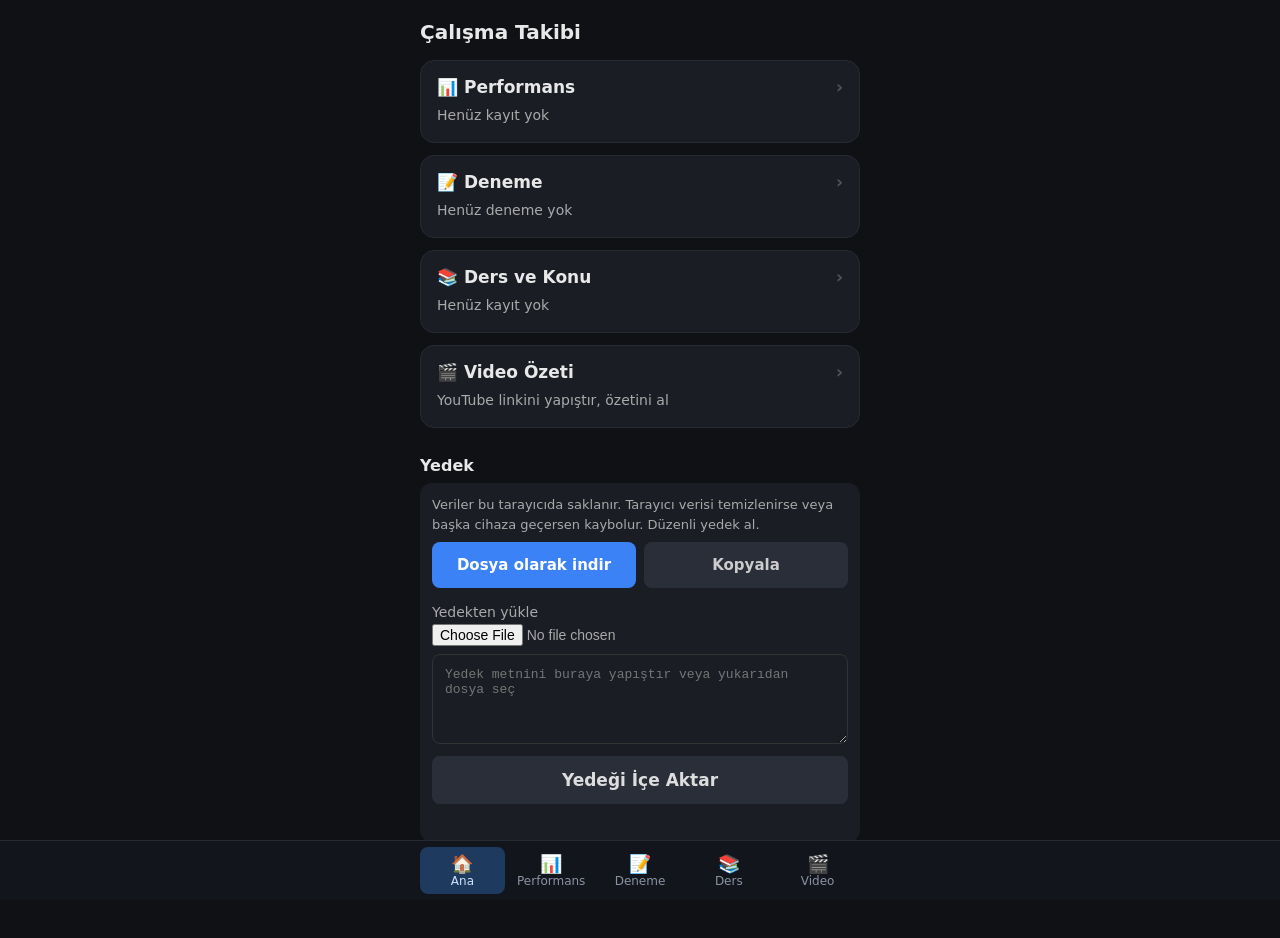
<file: index.html>
<!DOCTYPE html>
<html lang="tr">
<head>
<meta charset="UTF-8">
<meta name="viewport" content="width=device-width, initial-scale=1, viewport-fit=cover">
<meta name="apple-mobile-web-app-capable" content="yes">
<meta name="apple-mobile-web-app-title" content="Takip">
<title>Çalışma Takibi</title>
<link rel="stylesheet" href="ortak.css">
<style>
  .kart {
    display: block; margin-top: 12px; padding: 16px; text-decoration: none; color: inherit;
    background: var(--card); border: 1px solid var(--line); border-radius: 14px;
  }
  .kart:active { background: #20242d; }
  .kart .b { display: flex; justify-content: space-between; align-items: center; font-size: 17px; font-weight: 600; }
  .kart .b span:last-child { color: #555; }
  .kart .a { margin-top: 8px; font-size: 14px; color: #aaa; line-height: 1.5; }
  .kart .a b { color: #fff; }
  .yedek p { margin: 0 0 8px; font-size: 13px; color: #aaa; line-height: 1.5; }
  .yedek .btns { margin-top: 8px; }
  .yedek .btns button { flex: 1; }
</style>
</head>
<body>
<div class="card">
  <h1>Çalışma Takibi</h1>

  <a class="kart" href="page1.html">
    <div class="b"><span>📊 Performans</span><span>›</span></div>
    <div class="a" id="o1"></div>
  </a>
  <a class="kart" href="page2.html">
    <div class="b"><span>📝 Deneme</span><span>›</span></div>
    <div class="a" id="o2"></div>
  </a>
  <a class="kart" href="page3.html">
    <div class="b"><span>📚 Ders ve Konu</span><span>›</span></div>
    <div class="a" id="o3"></div>
  </a>

  <a class="kart" href="page4.html">
    <div class="b"><span>🎬 Video Özeti</span><span>›</span></div>
    <div class="a" id="o4"></div>
  </a>

  <h2>Yedek</h2>
  <div class="panel yedek">
    <p>Veriler bu tarayıcıda saklanır. Tarayıcı verisi temizlenirse veya başka cihaza geçersen kaybolur. Düzenli yedek al.</p>
    <div class="btns">
      <button class="mavi" id="indir">Dosya olarak indir</button>
      <button class="gri" id="kopyala">Kopyala</button>
    </div>

    <label for="dosya" style="margin-top:16px">Yedekten yükle</label>
    <input id="dosya" type="file" accept=".json,application/json" style="font-size:14px;color:#aaa">
    <textarea id="yedekMetin" placeholder="Yedek metnini buraya yapıştır veya yukarıdan dosya seç" style="margin-top:8px"></textarea>
    <button class="ana" id="yukle" style="margin-top:8px;background:#2a2e38;color:#ddd">Yedeği İçe Aktar</button>
    <div id="durum" class="durum"></div>
  </div>
</div>

<script src="ortak.js"></script>
<script>
  navCiz('index');

  function ozet() {
    const P = perfOku(), D = diziOku(ANAHTAR.deneme), S = diziOku(ANAHTAR.ders);

    // performans
    if (P.length) {
      const son7 = P.slice(-7);
      const ort = Math.round(son7.reduce((a, k) => a + k.sonuc, 0) / son7.length);
      $('o1').innerHTML = `Son sonuç: <b>${P[P.length - 1].sonuc}</b> · son ${son7.length} kayıt ort. <b>${ort}</b><br>` +
        `Hafta ${Math.floor((P.length - 1) / 7) + 1} · ${P.length} kayıt`;
    } else $('o1').textContent = 'Henüz kayıt yok';

    // deneme
    const net = t => { const x = D.filter(k => k.tur === t); return x.length ? x[x.length - 1].net : null; };
    const tn = net('TYT'), an = net('AYT');
    $('o2').innerHTML = D.length
      ? `Son TYT net: <b>${tn == null ? '—' : Number(tn.toFixed(2))}</b> · son AYT net: <b>${an == null ? '—' : Number(an.toFixed(2))}</b><br>${D.length} deneme`
      : 'Henüz deneme yok';

    // ders / konu
    if (S.length) {
      const son = S[S.length - 1].gun || 1;
      const gunDk = S.filter(k => k.gun === son).reduce((a, k) => a + (k.dk || 0), 0);
      const top = S.reduce((a, k) => a + (k.dk || 0), 0);
      $('o3').innerHTML = `Gün ${son}: <b>${fmtSure(gunDk)}</b> · toplam <b>${fmtSure(top)}</b><br>Son konu: ${esc(S[S.length - 1].ders)} · ${esc(S[S.length - 1].konu)}`;
    } else $('o3').textContent = 'Henüz kayıt yok';

    // video özetleri
    const O = diziOku(ANAHTAR.ozet);
    $('o4').innerHTML = O.length
      ? `<b>${O.length}</b> özet<br>Son: ${esc(O[O.length - 1].baslik)}`
      : 'YouTube linkini yapıştır, özetini al';
  }

  // ---- Yedek ----
  function yedekMetni() {
    return JSON.stringify({
      surum: 1,
      perf: perfOku(),
      deneme: diziOku(ANAHTAR.deneme),
      ders: diziOku(ANAHTAR.ders),
      ozet: diziOku(ANAHTAR.ozet)
    }, null, 1);
  }

  $('indir').addEventListener('click', () => {
    const blob = new Blob([yedekMetni()], { type: 'application/json' });
    const a = document.createElement('a');
    a.href = URL.createObjectURL(blob);
    a.download = 'takip-yedek.json';
    document.body.appendChild(a);
    a.click();
    a.remove();
    $('durum').textContent = 'Yedek dosyası indirildi';
  });

  $('kopyala').addEventListener('click', async () => {
    const m = yedekMetni();
    $('yedekMetin').value = m;
    try {
      await navigator.clipboard.writeText(m);
      $('durum').textContent = 'Yedek panoya kopyalandı (kutuda da duruyor)';
    } catch (e) {
      $('yedekMetin').select();
      $('durum').textContent = 'Kutudaki metni elle kopyala';
    }
  });

  $('dosya').addEventListener('change', e => {
    const f = e.target.files[0];
    if (!f) return;
    const r = new FileReader();
    r.onload = () => { $('yedekMetin').value = r.result; $('durum').textContent = 'Dosya okundu, İçe Aktar\'a bas'; };
    r.readAsText(f);
  });

  $('yukle').addEventListener('click', () => {
    let d;
    try { d = JSON.parse($('yedekMetin').value); } catch (e) { $('durum').textContent = 'Geçersiz yedek metni'; return; }
    if (!d || !Array.isArray(d.perf) || !Array.isArray(d.deneme) || !Array.isArray(d.ders)) {
      $('durum').textContent = 'Yedek biçimi hatalı'; return;
    }
    const temiz = a => a.filter(k => k && typeof k === 'object');
    const p = temiz(d.perf), de = temiz(d.deneme), ds = temiz(d.ders);
    const oz = Array.isArray(d.ozet) ? temiz(d.ozet) : null; // eski yedeklerde olmayabilir
    if (!confirm('Mevcut veriler silinip yedektekiler yüklenecek.\nPerformans: ' + p.length + ', Deneme: ' + de.length + ', Ders: ' + ds.length + ' kayıt.\nDevam edilsin mi?')) return;
    yaz(ANAHTAR.perf, p);
    yaz(ANAHTAR.deneme, de);
    yaz(ANAHTAR.ders, ds);
    if (oz) yaz(ANAHTAR.ozet, oz);
    $('durum').textContent = 'Yedek yüklendi';
    ozet();
  });

  ozet();
</script>
</body>
</html>
</file>
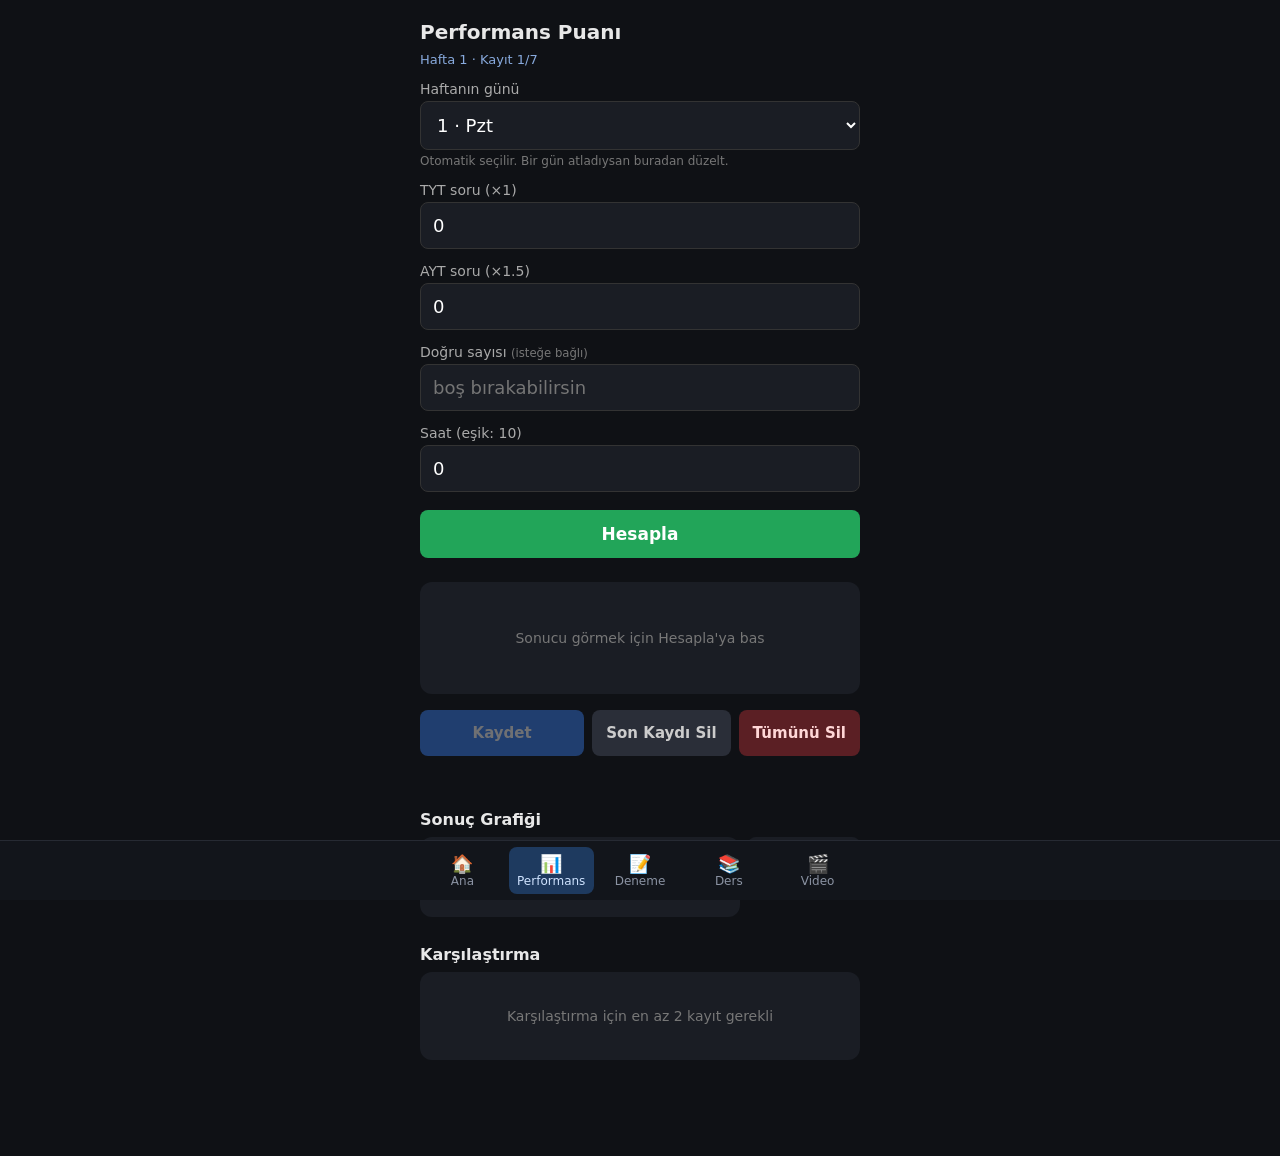
<file: page1.html>
<!DOCTYPE html>
<html lang="tr">
<head>
<meta charset="UTF-8">
<meta name="viewport" content="width=device-width, initial-scale=1, viewport-fit=cover">
<title>Performans</title>
<link rel="stylesheet" href="ortak.css">
<style>
  .row { display: flex; justify-content: space-between; margin-top: 8px; font-size: 14px; color: #aaa; }
  .row b { color: #fff; }
  .result { margin-top: 24px; padding: 20px; text-align: center; background: var(--card); border-radius: 12px; }
  .bekle { padding: 28px 8px; color: #777; font-size: 14px; }
  .soz {
    min-height: 44px; margin-bottom: 8px;
    display: flex; align-items: center; justify-content: center;
    font-size: 15px; line-height: 1.4; font-style: italic; color: #cfd6e4;
  }
  .yazar { margin-bottom: 16px; font-size: 13px; color: #8a94a8; }
  .big { font-size: 64px; font-weight: 700; line-height: 1; }
  .pct { margin-top: 8px; color: #aaa; font-size: 16px; }
  .bar { height: 8px; background: #2a2e38; border-radius: 4px; margin-top: 14px; overflow: hidden; }
  .fill { height: 100%; width: 0; transition: width .2s, background .2s; }
  .wrap { display: flex; gap: 8px; align-items: flex-start; }
  .wrap .chart { flex: 1; min-width: 0; }
  .liste {
    width: 112px; max-height: 260px; overflow-y: auto;
    background: var(--card); border-radius: 12px; padding: 8px; font-size: 13px;
  }
  .lh { color: #888; font-size: 12px; margin-bottom: 6px; }
  .li, .lw { display: flex; justify-content: space-between; padding: 3px 0; }
  .li span { color: #aaa; }
  .lw { margin: 4px 0; padding: 5px 6px; border-radius: 6px; background: #1e3a5f; color: #cfe3ff; font-weight: 600; font-size: 12px; }
  .lk { margin-top: 6px; color: #777; font-size: 12px; text-align: center; }
  .ipucu { font-size: 12px; color: #777; margin-top: 4px; }
  .modal {
    position: fixed; inset: 0; display: none; align-items: center; justify-content: center;
    background: rgba(0,0,0,.65); padding: 20px; z-index: 10;
  }
  .modal.acik { display: flex; }
  .kutu { width: 100%; max-width: 340px; padding: 22px; background: var(--card); border: 1px solid #5b1f24; border-radius: 14px; text-align: center; }
  .kutu .ikon { font-size: 36px; }
  .kutu h3 { margin: 8px 0 6px; font-size: 18px; color: #ff8a8a; }
  .kutu p { margin: 0 0 18px; font-size: 14px; color: #bbb; line-height: 1.4; }
  .kutu .btns { margin-top: 0; }
  .kutu button { flex: 1; }
  #onayla { background: #d33; color: #fff; }
</style>
</head>
<body>
<div class="card">
  <h1>Performans Puanı</h1>
  <div id="gunbilgi" style="font-size:13px;color:#8ad;margin:-8px 0 8px"></div>

  <label for="gun">Haftanın günü</label>
  <select id="gun"></select>
  <div class="ipucu">Otomatik seçilir. Bir gün atladıysan buradan düzelt.</div>

  <label for="tyt" id="tytl">TYT soru (×1)</label>
  <input id="tyt" type="number" min="0" step="1" value="0" inputmode="numeric">

  <label for="ayt">AYT soru (×1.5)</label>
  <input id="ayt" type="number" min="0" step="1" value="0" inputmode="numeric">

  <label for="dogru">Doğru sayısı <small>(isteğe bağlı)</small></label>
  <input id="dogru" type="number" min="0" step="1" value="" placeholder="boş bırakabilirsin" inputmode="numeric">

  <label for="saat">Saat (eşik: 10)</label>
  <input id="saat" type="number" min="0" step="0.25" value="0" inputmode="decimal">

  <button id="hesapla" class="ana">Hesapla</button>

  <div id="satirlar" style="display:none">
    <div class="row"><span>efektif soru (eşik: 200)</span><b id="es">0</b></div>
    <div class="row"><span>puan1 (soru)</span><b id="p1">0.00</b></div>
    <div class="row"><span>puan2 (saat)</span><b id="p2">0.00</b></div>
    <div class="row" id="dkSatir" style="display:none"><span>doğruluk · çarpan</span><b id="dk"></b></div>
  </div>

  <div class="result">
    <div class="bekle" id="bekle">Sonucu görmek için Hesapla'ya bas</div>
    <div id="icerik" style="display:none">
      <div class="soz" id="soz"></div>
      <div class="yazar" id="yazar"></div>
      <div class="big" id="sonuc">0</div>
      <div class="pct" id="yuzde">%0.0</div>
      <div class="bar"><div class="fill" id="fill"></div></div>
    </div>
  </div>

  <div class="btns">
    <button id="kaydet" class="mavi" disabled>Kaydet</button>
    <button id="sil" class="gri">Son Kaydı Sil</button>
    <button id="temizle" class="kirmizi">Tümünü Sil</button>
  </div>
  <div id="durum" class="durum"></div>

  <h2>Sonuç Grafiği</h2>
  <div class="wrap">
    <div class="chart" id="chart"></div>
    <div class="liste" id="liste"></div>
  </div>

  <h2>Karşılaştırma</h2>
  <div class="kars" id="kars"></div>
</div>

<div class="modal" id="modal">
  <div class="kutu">
    <div class="ikon">⚠️</div>
    <h3>Tüm performans kayıtları silinecek</h3>
    <p>Bütün sonuçlar, grafik ve haftalık ortalamalar kalıcı olarak silinecek. Deneme ve ders kayıtlarına dokunulmaz. Bu işlem geri alınamaz.</p>
    <div class="btns">
      <button id="iptal" class="gri">Vazgeç</button>
      <button id="onayla">Evet, Sil</button>
    </div>
  </div>
</div>

<script src="ortak.js"></script>
<script>
  navCiz('p1');

  const MAX_SONUC = 13;
  const K = ANAHTAR.perf;

  // Soru katsayıları: AYT sorusu daha zor olduğu için daha çok sayılır
  // efektif soru = TYT × tytK + AYT × AYT_KATSAYI  (eşik: 200)
  const TYT_KATSAYI = 1;
  const AYT_KATSAYI = 1.5;
  const TYT_HAFTASONU = 1.5;   // haftanın 6. ve 7. günü
  const DOGRU_HEDEF = 0.7;     // doğruluk bu oranda ise çarpan 1; üstü bonus, altı kesinti

  const GUNLER = ['1 · Pzt', '2 · Sal', '3 · Çar', '4 · Per', '5 · Cum', '6 · Cmt (hafta sonu)', '7 · Paz (hafta sonu)'];

  const tytEl = $('tyt'), aytEl = $('ayt'), saatEl = $('saat'), dogruEl = $('dogru'), gunEl = $('gun');
  const durumEl = $('durum'), kaydetBtn = $('kaydet'), modalEl = $('modal');
  gunEl.innerHTML = GUNLER.map((g, i) => `<option value="${i + 1}">${g}</option>`).join('');

  // Yüzdeyi 0-13 puana çevirir: 0-4.99 -> 0, 5-14.99 -> 1, ... 95-104.99 -> 10 ... 125+ -> 13
  function yuzdeToPuan(yuzde) {
    return Math.min(MAX_SONUC, Math.floor(yuzde / 10 + 0.5));
  }

  // ---- Motivasyon: bilim insanlarından sözler (sonuca göre tek söz) ----
  const SOZLER = {
    0: [
      { q: `Bana bir dayanak noktası verin, dünyayı yerinden oynatayım.`, a: `Arşimet` },
      { q: `Şans, hazırlıklı zihne gülümser.`, a: `Louis Pasteur` },
      { q: `Deha yüzde bir ilham, yüzde doksan dokuz terdir.`, a: `Thomas Edison` },
      { q: `Çalış. Bitir. Yayımla.`, a: `Michael Faraday` },
      { q: `Hayat bisiklete binmek gibidir; dengeni korumak için hareket etmelisin.`, a: `Albert Einstein` },
      { q: `Hayat hiçbirimiz için kolay değil. Ama ne olmuş? Sebat etmeli ve her şeyden önce kendimize güvenmeliyiz.`, a: `Marie Curie` }
    ],
    1: [
      { q: `Hedefime ulaşmamı sağlayan sırrı söyleyeyim: gücüm yalnızca azmimdedir.`, a: `Louis Pasteur` },
      { q: `Yapılmış olanı kimse fark etmez; yalnızca yapılacak olanı görürüz.`, a: `Marie Curie` },
      { q: `Sonuç mu? Bir sürü sonuç aldım! İşe yaramayan birkaç bin şey öğrendim.`, a: `Thomas Edison` },
      { q: `Bahsettiğin şeyi ölçüp sayılarla ifade edebiliyorsan, onun hakkında bir şey biliyorsun demektir.`, a: `Lord Kelvin` },
      { q: `Dildeki en tehlikeli cümle şudur: "Hep böyle yaptık."`, a: `Grace Hopper` },
      { q: `Doğa kandırılamaz.`, a: `Richard Feynman` }
    ],
    2: [
      { q: `Önemli olan sorgulamayı bırakmamaktır.`, a: `Albert Einstein` },
      { q: `Bilim, bir bilgi yığınından çok bir düşünme biçimidir.`, a: `Carl Sagan` },
      { q: `Hayal gücü bilgiden daha önemlidir.`, a: `Albert Einstein` },
      { q: `Cevapları yanlış olabilecek olmaktansa, bilmeden yaşamayı çok daha ilginç buluyorum.`, a: `Richard Feynman` },
      { q: `Hayat ne kadar zor görünürse görünsün, yapıp başarabileceğin bir şey her zaman vardır.`, a: `Stephen Hawking` }
    ],
    3: [
      { q: `Daha uzağı görebildiysem, devlerin omuzlarında durduğum içindir.`, a: `Isaac Newton` },
      { q: `Kendimi, önünde keşfedilmemiş koca bir hakikat okyanusu uzanırken kıyıda çakıl toplayan bir çocuk gibi görüyorum.`, a: `Isaac Newton` },
      { q: `Ayaklarına değil, yıldızlara bakmayı unutma.`, a: `Stephen Hawking` },
      { q: `Şimdi onların; ama asıl uğruna çalıştığım gelecek benim.`, a: `Nikola Tesla` },
      { q: `Başarılı bir insan olmaya çalışma, değerli bir insan olmaya çalış.`, a: `Albert Einstein` }
    ]
  };

  function tierBul(s) {
    if (s <= 2) return 0;
    if (s <= 5) return 1;
    if (s <= 8) return 2;
    return 3;
  }

  const kuyruk = {}, sonSoz = {};

  function karistir(a) {
    for (let i = a.length - 1; i > 0; i--) {
      const j = Math.floor(Math.random() * (i + 1));
      [a[i], a[j]] = [a[j], a[i]];
    }
    return a;
  }

  // havuz bitmeden aynı söz gelmez; yeni turda hemen önceki söz tekrar etmez
  function sozSec(key) {
    if (!kuyruk[key] || !kuyruk[key].length) {
      kuyruk[key] = karistir(SOZLER[key].slice());
      const son = kuyruk[key].length - 1;
      if (sonSoz[key] && kuyruk[key][son].q === sonSoz[key].q && son > 0) {
        [kuyruk[key][son], kuyruk[key][0]] = [kuyruk[key][0], kuyruk[key][son]];
      }
    }
    sonSoz[key] = kuyruk[key].pop();
    return sonSoz[key];
  }

  function sozGuncelle(sonuc) {
    const s = sozSec(tierBul(sonuc));
    $('soz').textContent = '“' + s.q + '”';
    $('yazar').textContent = '— ' + s.a;
  }

  // ---- Durum ----
  let guncel = null;
  let hesaplandi = false;

  // sıradaki kaydın otomatik günü (kayıt sırasına göre)
  function gunOto() {
    gunEl.value = String(perfOku().length % 7 + 1);
    etiketGuncelle();
  }

  function etiketGuncelle() {
    const hs = parseInt(gunEl.value, 10) >= 6;
    $('tytl').textContent = 'TYT soru (×' + (hs ? TYT_HAFTASONU : TYT_KATSAYI) + (hs ? ', hafta sonu' : '') + ')';
  }

  // girişler değişince sonuç gizlenir, tekrar Hesapla'ya basmak gerekir
  function sifirla() {
    hesaplandi = false;
    $('icerik').style.display = 'none';
    $('satirlar').style.display = 'none';
    $('bekle').style.display = '';
    kaydetBtn.disabled = true;
  }

  // yüzde = sqrt(soru oranı × saat oranı) × 100 × doğruluk çarpanı (varsa)
  // eşiklerde (200 efektif soru, 10 saat) yüzde = 100 -> sonuç 10
  function hesapla() {
    const tyt = clamp(tytEl.value, 0, Infinity);
    const ayt = clamp(aytEl.value, 0, Infinity);
    const gun = parseInt(gunEl.value, 10) || 1;
    const haftasonu = gun >= 6;
    const tytK = haftasonu ? TYT_HAFTASONU : TYT_KATSAYI;
    const soru = tyt * tytK + ayt * AYT_KATSAYI; // efektif soru
    const saat = clamp(saatEl.value, 0, Infinity);

    // doğru sayısı isteğe bağlı: boşsa çarpan 1
    const ham = tyt + ayt;
    let dogru = null, faktor = 1;
    if (dogruEl.value.trim() !== '') {
      dogru = Math.min(clamp(dogruEl.value, 0, Infinity), ham);
      if (ham > 0) faktor = clamp(dogru / ham / DOGRU_HEDEF, 0.6, 1.15);
    }

    const puan1 = soru / 200 * 10;
    const puan2 = saat / 10 * 10;
    const yuzde = Math.sqrt(puan1 * puan2 / 100) * 100 * faktor;
    const sonuc = yuzdeToPuan(yuzde);

    guncel = { soru, tyt, ayt, saat, yuzde, sonuc, gun, haftasonu, dogru };

    $('es').textContent = Number(soru.toFixed(1)) + ' (TYT ' + tyt + '×' + tytK + ' + AYT ' + ayt + '×' + AYT_KATSAYI + ')';
    $('p1').textContent = puan1.toFixed(2);
    $('p2').textContent = puan2.toFixed(2);
    const dkSatir = $('dkSatir');
    if (dogru !== null && ham > 0) {
      dkSatir.style.display = '';
      $('dk').textContent = '%' + (dogru / ham * 100).toFixed(0) + ' · ×' + faktor.toFixed(2);
    } else {
      dkSatir.style.display = 'none';
    }
    $('yuzde').textContent = '%' + yuzde.toFixed(1);
    $('sonuc').textContent = sonuc;
    sozGuncelle(sonuc);

    hesaplandi = true;
    $('bekle').style.display = 'none';
    $('icerik').style.display = '';
    $('satirlar').style.display = '';
    kaydetBtn.disabled = false;

    const fill = $('fill');
    fill.style.width = Math.min(100, yuzde) + '%'; // %100'de tam dolu
    fill.style.background = `hsl(${Math.min(100, yuzde) * 1.2}, 70%, 50%)`;
  }

  // ---- Kayıt (tarihten bağımsız, sıralı liste) ----
  function kaydet() {
    if (!hesaplandi || !guncel) return;
    const liste = perfOku();
    liste.push({
      sonuc: guncel.sonuc, soru: guncel.soru, tyt: guncel.tyt, ayt: guncel.ayt,
      saat: guncel.saat, gun: guncel.gun, haftasonu: guncel.haftasonu, dogru: guncel.dogru
    });
    yaz(K, liste);
    // çift kaydı önle: yeniden Hesapla'ya basana kadar Kaydet kapalı
    hesaplandi = false;
    kaydetBtn.disabled = true;
    durumEl.textContent = 'Kaydedildi: #' + liste.length + ' → ' + guncel.sonuc;
    gunOto();
    ciz();
  }

  function sonuncuyuSil() {
    const liste = perfOku();
    if (!liste.length) return;
    liste.pop();
    yaz(K, liste);
    durumEl.textContent = 'Son kayıt silindi';
    sifirla();
    gunOto();
    ciz();
  }

  function temizle() {
    if (!perfOku().length) { durumEl.textContent = 'Silinecek kayıt yok'; return; }
    modalEl.classList.add('acik');
  }

  function tumunuSil() {
    kaldir(K);
    modalEl.classList.remove('acik');
    durumEl.textContent = 'Tüm performans kayıtları silindi';
    sifirla();
    gunOto();
    ciz();
  }

  // ---- Sağdaki liste + haftalık ortalama (her 7 kayıt) ----
  function listeCiz(liste) {
    const el = $('liste');
    if (!liste.length) { el.innerHTML = ''; return; }
    let h = '<div class="lh">Sonuçlar</div>';
    liste.forEach((k, i) => {
      h += `<div class="li"><span>#${i + 1}</span><b>${k.sonuc}</b></div>`;
      if ((i + 1) % 7 === 0) {
        const hafta = liste.slice(i - 6, i + 1);
        const ort = Math.round(hafta.reduce((a, x) => a + x.sonuc, 0) / 7);
        h += `<div class="lw"><span>Hafta ${(i + 1) / 7} ort.</span><b>${ort}</b></div>`;
      }
    });
    const kalan = liste.length % 7;
    if (kalan) h += `<div class="lk">${kalan}/7</div>`;
    el.innerHTML = h;
  }

  // ---- Karşılaştırmalar (hafta = 7 kayıt) ----
  function karsilastirCiz(liste) {
    const el = $('kars');
    const n = liste.length;
    if (n < 2) { el.innerHTML = '<div class="bos">Karşılaştırma için en az 2 kayıt gerekli</div>'; return; }

    // yalnızca değeri olan kayıtların ortalaması (eski kayıtlarda alan olmayabilir)
    const ort = (a, f) => {
      const x = a.map(f).filter(v => typeof v === 'number' && !isNaN(v));
      return x.length ? x.reduce((t, v) => t + v, 0) / x.length : null;
    };
    const stat = a => ({
      sonuc: ort(a, k => k.sonuc),
      soru: ort(a, k => k.soru),
      saat: ort(a, k => k.saat),
      dogruluk: ort(a, k => (k.dogru != null && (k.tyt + k.ayt) > 0) ? 100 * k.dogru / (k.tyt + k.ayt) : null),
      gun: a.length
    });
    const f1 = v => v == null ? '—' : v.toFixed(1);

    const cw = Math.floor((n - 1) / 7);
    const cur = stat(liste.slice(cw * 7, n));
    const prev = cw > 0 ? stat(liste.slice((cw - 1) * 7, cw * 7)) : null;

    const satir = (ad, key, fmt, dec) =>
      `<tr><td>${ad}</td><td>${fmt(cur[key])}</td>` +
      (prev ? `<td>${fmt(prev[key])}</td><td>${farkHtml(cur[key], prev[key], dec)}</td>` : '<td>—</td><td></td>') + '</tr>';
    const yuv = v => v == null ? '—' : String(Math.round(v));

    let h = `<table><tr><th></th><th>Bu hafta (${cur.gun}/7)</th><th>Geçen</th><th>Fark</th></tr>` +
      satir('Haftalık sonuç (tam sayı)', 'sonuc', yuv, 0) +
      satir('Günlük ort. sonuç', 'sonuc', f1, 1) +
      satir('Günlük ort. efektif soru', 'soru', f1, 1) +
      satir('Günlük ort. saat', 'saat', f1, 1) +
      ((cur.dogruluk != null || (prev && prev.dogruluk != null)) ? satir('Ort. doğruluk %', 'dogruluk', f1, 1) : '') +
      '</table>';

    const son = liste[n - 1].sonuc, onceki = liste[n - 2].sonuc;
    const genel = ort(liste, k => k.sonuc);
    const en = Math.max(...liste.map(k => k.sonuc));
    const enIdx = liste.findIndex(k => k.sonuc === en) + 1;
    h += `<div class="alt">` +
      `Son kayıt: <b>${son}</b> (önceki ${onceki}) ${farkHtml(son, onceki)}<br>` +
      `Genel ortalama: <b>${genel.toFixed(1)}</b> · son kayıt ortalamaya göre ${farkHtml(son, genel)}<br>` +
      `En iyi gün: <b>${en}</b> (#${enIdx})</div>`;
    el.innerHTML = h;
  }

  function ciz() {
    const liste = perfOku();
    listeCiz(liste);
    cizgiGrafik($('chart'), liste.map(k => k.sonuc), { max: MAX_SONUC, adim: 1, etAdim: 5, fmt: v => v });
    karsilastirCiz(liste);
    $('gunbilgi').textContent = 'Hafta ' + (Math.floor(liste.length / 7) + 1) + ' · Kayıt ' + (liste.length % 7 + 1) + '/7';
  }

  // ---- Olaylar ----
  [tytEl, aytEl, saatEl, dogruEl].forEach(el => {
    el.addEventListener('input', sifirla);
    el.addEventListener('keydown', e => { if (e.key === 'Enter') hesapla(); });
  });
  gunEl.addEventListener('change', () => { etiketGuncelle(); sifirla(); });
  $('hesapla').addEventListener('click', hesapla);
  kaydetBtn.addEventListener('click', kaydet);
  $('sil').addEventListener('click', sonuncuyuSil);
  $('temizle').addEventListener('click', temizle);
  $('onayla').addEventListener('click', tumunuSil);
  $('iptal').addEventListener('click', () => modalEl.classList.remove('acik'));
  modalEl.addEventListener('click', e => { if (e.target === modalEl) modalEl.classList.remove('acik'); });

  sifirla();
  gunOto();
  ciz();
</script>
</body>
</html>
</file>
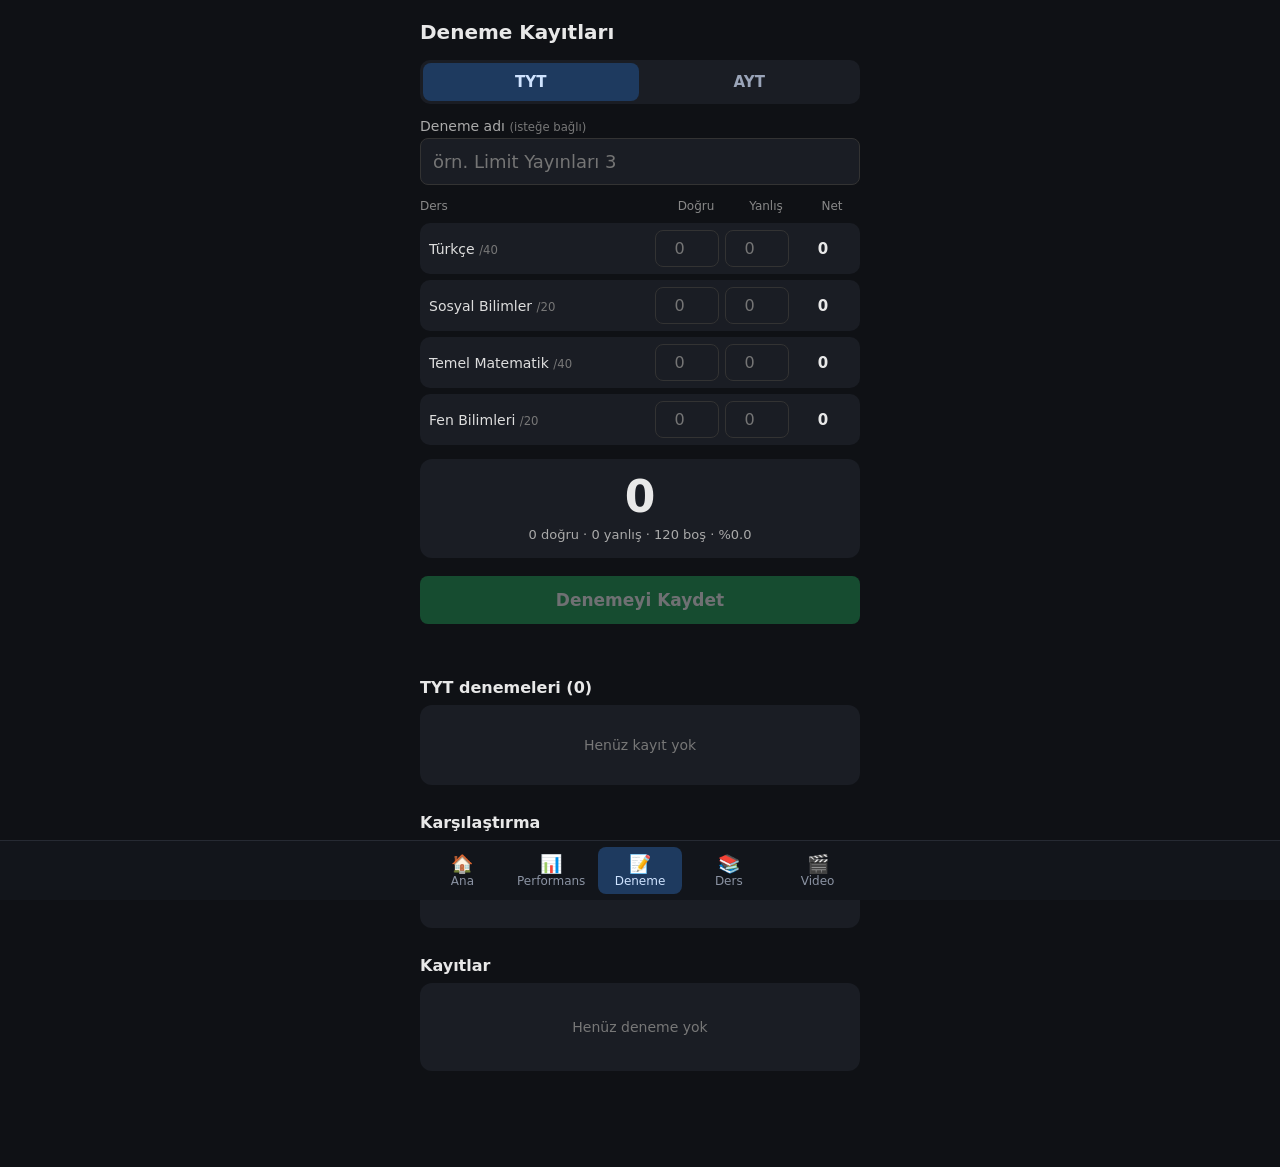
<file: page2.html>
<!DOCTYPE html>
<html lang="tr">
<head>
<meta charset="UTF-8">
<meta name="viewport" content="width=device-width, initial-scale=1, viewport-fit=cover">
<title>Deneme</title>
<link rel="stylesheet" href="ortak.css">
<style>
  .dh, .dr { display: grid; grid-template-columns: 1fr 64px 64px 56px; gap: 6px; align-items: center; }
  .dh { color: #888; font-size: 12px; text-align: center; padding: 0 0 4px; }
  .dh span:first-child { text-align: left; }
  .dr { margin-top: 6px; padding: 6px 8px; background: var(--card); border: 1px solid transparent; border-radius: 10px; }
  .dr.hata { border-color: #f87171; }
  .dr span { font-size: 14px; color: #ddd; }
  .dr input { padding: 8px 4px; font-size: 16px; text-align: center; }
  .dr b { text-align: center; font-size: 15px; }
  .toplam { margin-top: 14px; padding: 16px; text-align: center; background: var(--card); border-radius: 12px; }
  .toplam .big { font-size: 44px; font-weight: 700; line-height: 1; }
  .toplam .alt { margin-top: 8px; color: #aaa; font-size: 13px; }
  .k { display: flex; align-items: center; gap: 8px; padding: 10px 0; border-top: 1px solid var(--line); font-size: 14px; }
  .k:first-child { border-top: 0; }
  .k .no { color: #777; width: 28px; }
  .k .ad { flex: 1; min-width: 0; }
  .k .ad small { display: block; }
  .k .net { font-weight: 700; font-size: 16px; }
  .k button { padding: 6px 10px; background: #2a2e38; color: #f87171; font-size: 14px; }
</style>
</head>
<body>
<div class="card">
  <h1>Deneme Kayıtları</h1>

  <div class="seg" id="seg">
    <button data-t="TYT" class="on">TYT</button>
    <button data-t="AYT">AYT</button>
  </div>

  <label for="ad">Deneme adı <small>(isteğe bağlı)</small></label>
  <input id="ad" type="text" maxlength="40" placeholder="örn. Limit Yayınları 3">

  <div style="margin-top:14px">
    <div class="dh"><span>Ders</span><span>Doğru</span><span>Yanlış</span><span>Net</span></div>
    <div id="satirlar"></div>
  </div>

  <div class="toplam">
    <div class="big" id="toplamNet">0</div>
    <div class="alt" id="toplamAlt"></div>
  </div>

  <button id="kaydet" class="ana" disabled>Denemeyi Kaydet</button>
  <div id="durum" class="durum"></div>

  <h2 id="baslikListe">Denemeler</h2>
  <div class="chart" id="chart"></div>

  <h2>Karşılaştırma</h2>
  <div class="kars" id="kars"></div>

  <h2>Kayıtlar</h2>
  <div class="panel" id="kayitlar"></div>
</div>

<script src="ortak.js"></script>
<script>
  navCiz('p2');

  const K = ANAHTAR.deneme;
  // Sayısal alan: TYT (120 soru), AYT sayısal (80 soru)
  const TURLER = {
    TYT: [['Türkçe', 40], ['Sosyal Bilimler', 20], ['Temel Matematik', 40], ['Fen Bilimleri', 20]],
    AYT: [['Matematik', 40], ['Fizik', 14], ['Kimya', 13], ['Biyoloji', 13]]
  };
  let tur = 'TYT';
  const giris = { TYT: {}, AYT: {} }; // giris[tur][i] = { d, y }
  let mevcut = { D: 0, Y: 0 };

  const maxToplam = t => TURLER[t].reduce((a, d) => a + d[1], 0);
  const num = v => Number(v.toFixed(2));

  function satirlariCiz() {
    $('satirlar').innerHTML = TURLER[tur].map(([ad, max], i) => {
      const g = giris[tur][i] || {};
      return `<div class="dr" id="dr${i}"><span>${ad} <small>/${max}</small></span>` +
        `<input type="number" min="0" max="${max}" inputmode="numeric" data-i="${i}" data-a="d" placeholder="0" value="${g.d == null ? '' : esc(g.d)}">` +
        `<input type="number" min="0" max="${max}" inputmode="numeric" data-i="${i}" data-a="y" placeholder="0" value="${g.y == null ? '' : esc(g.y)}">` +
        `<b id="net${i}">0</b></div>`;
    }).join('');
    $('satirlar').querySelectorAll('input').forEach(inp => inp.addEventListener('input', () => {
      const i = +inp.dataset.i;
      giris[tur][i] = giris[tur][i] || {};
      giris[tur][i][inp.dataset.a] = inp.value;
      hesapla();
    }));
    hesapla();
  }

  // net = doğru − yanlış/4
  function hesapla() {
    let net = 0, D = 0, Y = 0;
    const maxT = maxToplam(tur);
    const dersler = TURLER[tur].map(([ad, max], i) => {
      const g = giris[tur][i] || {};
      const hamD = clamp(g.d, 0, Infinity), hamY = clamp(g.y, 0, Infinity);
      const d = Math.min(max, Math.floor(hamD));
      const y = Math.min(max - d, Math.floor(hamY));
      const n = d - y / 4;
      net += n; D += d; Y += y;
      $('dr' + i).classList.toggle('hata', hamD + hamY > max);
      $('net' + i).textContent = num(n);
      return { ad, max, d, y, net: n };
    });
    mevcut = { tur, dersler, net, D, Y, max: maxT };
    $('toplamNet').textContent = num(net);
    $('toplamAlt').textContent = `${D} doğru · ${Y} yanlış · ${maxT - D - Y} boş · %${(net / maxT * 100).toFixed(1)}`;
    $('kaydet').disabled = (D + Y) === 0;
  }

  function kaydet() {
    if (mevcut.D + mevcut.Y === 0) return;
    const l = diziOku(K);
    l.push({ id: yeniId(), tur: mevcut.tur, ad: $('ad').value.trim(), dersler: mevcut.dersler, net: mevcut.net, max: mevcut.max });
    yaz(K, l);
    giris[tur] = {};
    $('ad').value = '';
    satirlariCiz();               // girişler temizlenir, çift kayıt olmaz
    $('durum').textContent = tur + ' denemesi kaydedildi';
    ciz();
  }

  function ciz() {
    const l = diziOku(K).filter(k => k.tur === tur);
    $('baslikListe').textContent = tur + ' denemeleri (' + l.length + ')';
    cizgiGrafik($('chart'), l.map(k => k.net), { max: maxToplam(tur), adim: maxToplam(tur) / 4 });

    // kayıt listesi (yeniden eskiye)
    $('kayitlar').innerHTML = l.length ? l.slice().reverse().map((k, ri) => {
      const D = k.dersler.reduce((a, d) => a + d.d, 0), Y = k.dersler.reduce((a, d) => a + d.y, 0);
      return `<div class="k"><span class="no">#${l.length - ri}</span>` +
        `<span class="ad">${k.ad ? esc(k.ad) : tur + ' denemesi'}<small>${D}D · ${Y}Y</small></span>` +
        `<span class="net">${num(k.net)}</span><button data-id="${esc(k.id)}">✕</button></div>`;
    }).join('') : '<div class="bos">Henüz deneme yok</div>';

    karsilastir(l);
  }

  function karsilastir(l) {
    const el = $('kars');
    if (!l.length) { el.innerHTML = '<div class="bos">Henüz deneme yok</div>'; return; }
    const n = l.length, son = l[n - 1];
    const ort = a => a.reduce((t, v) => t + v, 0) / a.length;

    let h = '<table><tr><th>Ders</th><th>Ort. net</th><th>Son</th><th>Fark</th></tr>';
    TURLER[tur].forEach(([ad]) => {
      const vals = l.map(k => (k.dersler.find(d => d.ad === ad) || {}).net).filter(v => typeof v === 'number');
      if (!vals.length) return;
      const o = ort(vals), s = vals[vals.length - 1];
      h += `<tr><td>${ad}</td><td>${num(o)}</td><td>${num(s)}</td><td>${n > 1 ? farkHtml(s, o) : ''}</td></tr>`;
    });
    const toplamOrt = ort(l.map(k => k.net));
    h += `<tr><td><b>Toplam</b></td><td>${num(toplamOrt)}</td><td>${num(son.net)}</td><td>${n > 1 ? farkHtml(son.net, toplamOrt) : ''}</td></tr></table>`;

    const en = Math.max(...l.map(k => k.net));
    h += `<div class="alt">` +
      (n > 1 ? `Önceki denemeye göre: ${farkHtml(son.net, l[n - 2].net)} (${num(l[n - 2].net)} → ${num(son.net)})<br>` : '') +
      `En iyi net: <b>${num(en)}</b> · Deneme sayısı: <b>${n}</b></div>`;
    el.innerHTML = h;
  }

  // ---- Olaylar ----
  $('seg').addEventListener('click', e => {
    const b = e.target.closest('button');
    if (!b) return;
    tur = b.dataset.t;
    $('seg').querySelectorAll('button').forEach(x => x.classList.toggle('on', x === b));
    satirlariCiz();
    ciz();
  });
  $('kaydet').addEventListener('click', kaydet);
  $('kayitlar').addEventListener('click', e => {
    const b = e.target.closest('button[data-id]');
    if (!b) return;
    if (!confirm('Bu deneme kaydı silinsin mi?')) return;
    yaz(K, diziOku(K).filter(k => k.id !== b.dataset.id));
    $('durum').textContent = 'Deneme silindi';
    ciz();
  });

  satirlariCiz();
  ciz();
</script>
</body>
</html>
</file>
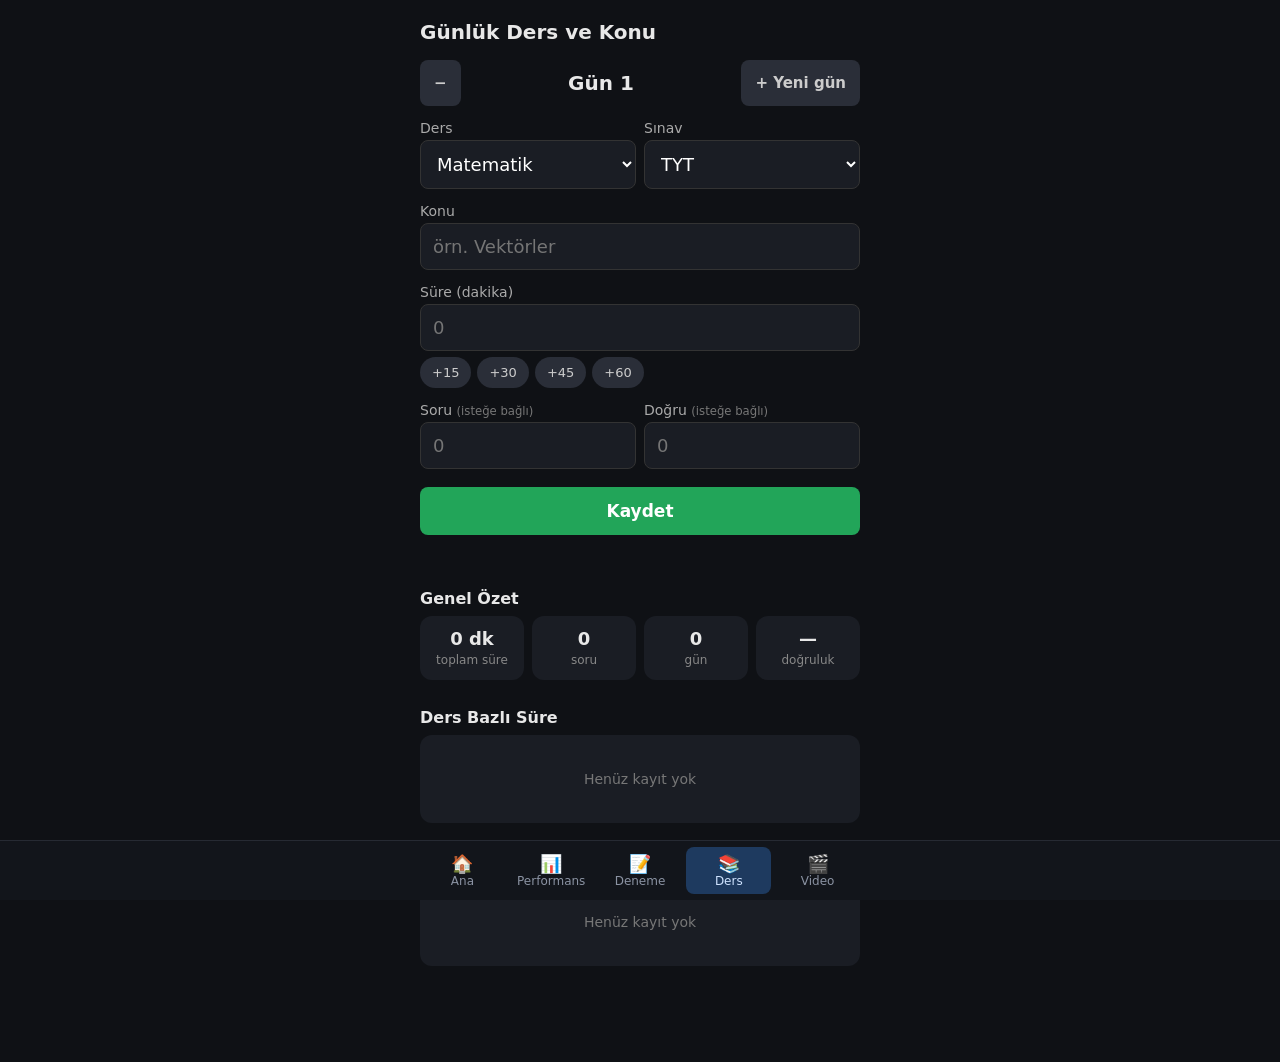
<file: page3.html>
<!DOCTYPE html>
<html lang="tr">
<head>
<meta charset="UTF-8">
<meta name="viewport" content="width=device-width, initial-scale=1, viewport-fit=cover">
<title>Ders ve Konu</title>
<link rel="stylesheet" href="ortak.css">
<style>
  .gunsec { display: flex; align-items: center; gap: 8px; }
  .gunsec #gunNo { flex: 1; text-align: center; font-size: 20px; font-weight: 700; }
  .iki { display: grid; grid-template-columns: 1fr 96px; gap: 8px; }
  .iki3 { display: grid; grid-template-columns: 1fr 1fr; gap: 8px; }
  .grup { margin-top: 10px; }
  .gh { display: flex; justify-content: space-between; font-size: 13px; color: #8ad; padding: 6px 2px; }
  .gh span:last-child { color: #aaa; }
  .it { display: flex; align-items: center; gap: 8px; padding: 10px 0; border-top: 1px solid var(--line); font-size: 14px; }
  .it .t { flex: 1; min-width: 0; }
  .it small { display: block; margin-top: 2px; }
  .it .rozet { font-size: 11px; padding: 2px 6px; border-radius: 6px; background: #1e3a5f; color: #cfe3ff; margin-right: 6px; }
  .it button { padding: 6px 10px; background: #2a2e38; color: #f87171; font-size: 14px; }
  .dbar { margin-top: 8px; font-size: 13px; }
  .dbar .ust { display: flex; justify-content: space-between; color: #ccc; }
  .dbar .cizgi { height: 8px; background: #2a2e38; border-radius: 4px; margin-top: 4px; overflow: hidden; }
  .dbar .dolu { height: 100%; background: var(--blue); border-radius: 4px; }
  .ozet { display: flex; gap: 8px; }
  .ozet div { flex: 1; text-align: center; background: var(--card); border-radius: 12px; padding: 12px 4px; }
  .ozet b { display: block; font-size: 18px; }
  .ozet span { font-size: 12px; color: #888; }
</style>
</head>
<body>
<div class="card">
  <h1>Günlük Ders ve Konu</h1>

  <div class="gunsec">
    <button id="gunEksi" class="gri">−</button>
    <div id="gunNo">Gün 1</div>
    <button id="gunArti" class="gri">+ Yeni gün</button>
  </div>

  <div class="iki3">
    <div>
      <label for="ders">Ders</label>
      <select id="ders"></select>
    </div>
    <div>
      <label for="tur">Sınav</label>
      <select id="tur"><option>TYT</option><option>AYT</option></select>
    </div>
  </div>

  <label for="konu">Konu</label>
  <input id="konu" type="text" maxlength="60" list="konuListe" placeholder="örn. Vektörler" autocomplete="off">
  <datalist id="konuListe"></datalist>

  <label for="sure">Süre (dakika)</label>
  <input id="sure" type="number" min="0" step="5" value="" placeholder="0" inputmode="numeric">
  <div class="chips" id="chips">
    <button class="chip" data-d="15">+15</button>
    <button class="chip" data-d="30">+30</button>
    <button class="chip" data-d="45">+45</button>
    <button class="chip" data-d="60">+60</button>
  </div>

  <div class="iki3">
    <div>
      <label for="soru">Soru <small>(isteğe bağlı)</small></label>
      <input id="soru" type="number" min="0" step="1" value="" placeholder="0" inputmode="numeric">
    </div>
    <div>
      <label for="dogru">Doğru <small>(isteğe bağlı)</small></label>
      <input id="dogru" type="number" min="0" step="1" value="" placeholder="0" inputmode="numeric">
    </div>
  </div>

  <button id="kaydet" class="ana">Kaydet</button>
  <div id="durum" class="durum"></div>

  <h2>Genel Özet</h2>
  <div class="ozet" id="ozet"></div>

  <h2>Ders Bazlı Süre</h2>
  <div class="panel" id="dersBar"></div>

  <h2>Kayıtlar</h2>
  <div class="panel" id="kayitlar"></div>
</div>

<script src="ortak.js"></script>
<script>
  navCiz('p3');

  const K = ANAHTAR.ders;
  const DERSLER = ['Matematik', 'Geometri', 'Fizik', 'Kimya', 'Biyoloji', 'Türkçe', 'Tarih', 'Coğrafya', 'Felsefe', 'Diğer'];
  let gunNo = 1;

  $('ders').innerHTML = DERSLER.map(d => `<option>${d}</option>`).join('');

  function baslat() {
    const l = diziOku(K);
    gunNo = l.length ? (l[l.length - 1].gun || 1) : 1;
    gunYaz();
  }
  function gunYaz() { $('gunNo').textContent = 'Gün ' + gunNo; }

  // seçili dersin önceki konuları öneri listesinde çıkar
  function konuListesi() {
    const d = $('ders').value;
    const set = [...new Set(diziOku(K).filter(k => k.ders === d).map(k => k.konu))];
    $('konuListe').innerHTML = set.map(k => `<option value="${esc(k)}">`).join('');
  }

  function kaydet() {
    const konu = $('konu').value.trim();
    const dk = Math.round(clamp($('sure').value, 0, Infinity));
    if (!konu) { $('durum').textContent = 'Konu gir'; return; }
    if (dk <= 0) { $('durum').textContent = 'Süre gir'; return; }
    const soru = Math.round(clamp($('soru').value, 0, Infinity));
    const dogruHam = $('dogru').value.trim();
    const dogru = (dogruHam !== '' && soru > 0) ? Math.min(soru, Math.round(clamp(dogruHam, 0, Infinity))) : null;

    const l = diziOku(K);
    l.push({ id: yeniId(), gun: gunNo, ders: $('ders').value, tur: $('tur').value, konu, dk, soru, dogru });
    yaz(K, l);
    ['konu', 'sure', 'soru', 'dogru'].forEach(id => $(id).value = ''); // çift kaydı önler
    $('durum').textContent = 'Kaydedildi: ' + $('ders').value + ' · ' + konu + ' · ' + fmtSure(dk);
    konuListesi();
    ciz();
  }

  function ciz() {
    const l = diziOku(K);

    // ---- genel özet ----
    const topDk = l.reduce((a, k) => a + (k.dk || 0), 0);
    const topSoru = l.reduce((a, k) => a + (k.soru || 0), 0);
    const gunSayisi = new Set(l.map(k => k.gun)).size;
    const dogruluk = (() => {
      const x = l.filter(k => k.dogru != null && k.soru > 0);
      const s = x.reduce((a, k) => a + k.soru, 0);
      return s ? Math.round(100 * x.reduce((a, k) => a + k.dogru, 0) / s) : null;
    })();
    $('ozet').innerHTML =
      `<div><b>${fmtSure(topDk)}</b><span>toplam süre</span></div>` +
      `<div><b>${topSoru}</b><span>soru</span></div>` +
      `<div><b>${gunSayisi}</b><span>gün</span></div>` +
      `<div><b>${dogruluk == null ? '—' : '%' + dogruluk}</b><span>doğruluk</span></div>`;

    // ---- ders bazlı süre ----
    const m = {};
    l.forEach(k => { m[k.ders] = (m[k.ders] || 0) + (k.dk || 0); });
    const sirali = Object.entries(m).sort((a, b) => b[1] - a[1]);
    const mx = sirali.length ? sirali[0][1] : 1;
    $('dersBar').innerHTML = sirali.length ? sirali.map(([d, dk]) =>
      `<div class="dbar"><div class="ust"><span>${esc(d)}</span><span>${fmtSure(dk)}</span></div>` +
      `<div class="cizgi"><div class="dolu" style="width:${dk / mx * 100}%"></div></div></div>`).join('')
      : '<div class="bos">Henüz kayıt yok</div>';

    // ---- gün gün liste (yeni gün üstte) ----
    if (!l.length) { $('kayitlar').innerHTML = '<div class="bos">Henüz kayıt yok</div>'; return; }
    const gruplar = {};
    l.forEach(k => { (gruplar[k.gun] = gruplar[k.gun] || []).push(k); });
    $('kayitlar').innerHTML = Object.keys(gruplar).map(Number).sort((a, b) => b - a).map(g => {
      const x = gruplar[g];
      const dk = x.reduce((a, k) => a + (k.dk || 0), 0), s = x.reduce((a, k) => a + (k.soru || 0), 0);
      return `<div class="grup"><div class="gh"><span>Gün ${g}</span><span>${fmtSure(dk)}${s ? ' · ' + s + ' soru' : ''}</span></div>` +
        x.slice().reverse().map(k =>
          `<div class="it"><div class="t"><span class="rozet">${esc(k.tur)}</span>${esc(k.ders)} · ${esc(k.konu)}` +
          `<small>${fmtSure(k.dk)}${k.soru ? ' · ' + k.soru + ' soru' : ''}` +
          `${(k.dogru != null && k.soru) ? ' · %' + Math.round(100 * k.dogru / k.soru) + ' doğru' : ''}</small></div>` +
          `<button data-id="${esc(k.id)}">✕</button></div>`).join('') + '</div>';
    }).join('');
  }

  // ---- Olaylar ----
  $('gunArti').addEventListener('click', () => { gunNo++; gunYaz(); });
  $('gunEksi').addEventListener('click', () => { if (gunNo > 1) { gunNo--; gunYaz(); } });
  $('ders').addEventListener('change', konuListesi);
  $('chips').addEventListener('click', e => {
    const b = e.target.closest('button[data-d]');
    if (b) $('sure').value = Math.round(clamp($('sure').value, 0, Infinity)) + parseInt(b.dataset.d, 10);
  });
  $('kaydet').addEventListener('click', kaydet);
  $('kayitlar').addEventListener('click', e => {
    const b = e.target.closest('button[data-id]');
    if (!b) return;
    if (!confirm('Bu kayıt silinsin mi?')) return;
    yaz(K, diziOku(K).filter(k => k.id !== b.dataset.id));
    $('durum').textContent = 'Kayıt silindi';
    konuListesi();
    ciz();
  });

  baslat();
  konuListesi();
  ciz();
</script>
</body>
</html>
</file>
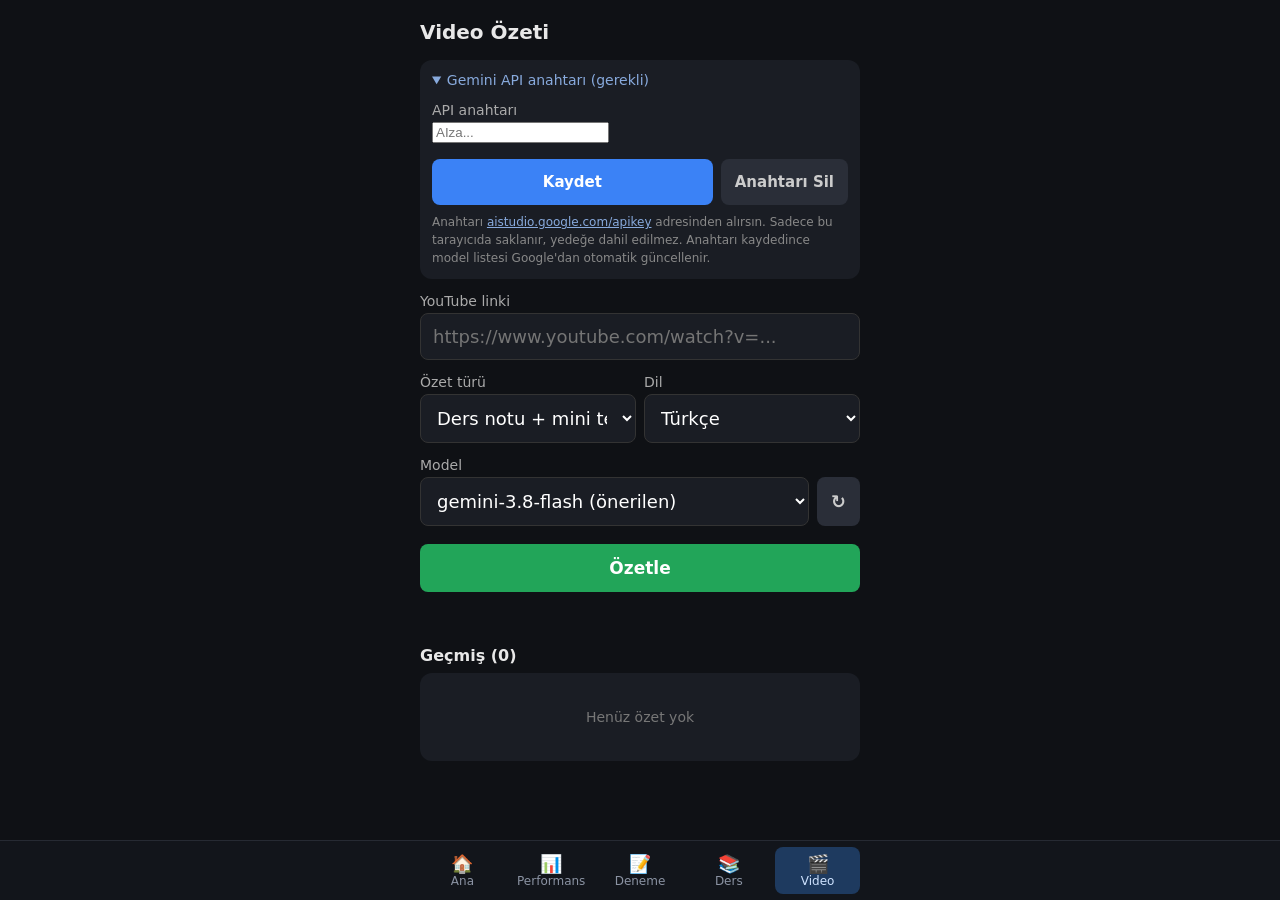
<file: page4.html>
<!DOCTYPE html>
<html lang="tr">
<head>
<meta charset="UTF-8">
<meta name="viewport" content="width=device-width, initial-scale=1, viewport-fit=cover">
<title>Video Özeti</title>
<link rel="stylesheet" href="ortak.css">
<style>
  details.anahtar { background: var(--card); border-radius: 12px; padding: 12px; }
  details.anahtar summary { cursor: pointer; font-size: 14px; color: #8ad; }
  details.anahtar p { font-size: 12px; color: #888; line-height: 1.5; margin: 8px 0 0; }
  details.anahtar a { color: #8ad; }
  .iki { display: grid; grid-template-columns: 1fr 1fr; gap: 8px; }
  .onizle { display: none; gap: 10px; align-items: center; margin-top: 10px; padding: 8px; background: var(--card); border-radius: 10px; }
  .onizle.acik { display: flex; }
  .onizle img { width: 96px; border-radius: 6px; }
  .onizle span { font-size: 12px; color: #888; word-break: break-all; }
  .sonuc { margin-top: 14px; padding: 16px; background: var(--card); border-radius: 12px; font-size: 14px; line-height: 1.6; }
  .sonuc h3 { font-size: 15px; margin: 14px 0 6px; color: #cfe3ff; }
  .sonuc h3:first-child { margin-top: 0; }
  .sonuc p { margin: 6px 0; }
  .sonuc ul, .sonuc ol { margin: 6px 0; padding-left: 20px; }
  .sonuc li { margin: 3px 0; }
  .sonuc code { background: #2a2e38; padding: 1px 5px; border-radius: 4px; font-size: 13px; }
  .yukle { text-align: center; color: #8ad; padding: 18px 0; font-size: 14px; }
  .hata { margin-top: 14px; padding: 12px; background: #3a1e22; color: #ffd0d0; border-radius: 10px; font-size: 13px; line-height: 1.5; }
  .gecmis .k { display: flex; align-items: center; gap: 10px; padding: 10px 0; border-top: 1px solid var(--line); font-size: 13px; }
  .gecmis .k:first-child { border-top: 0; }
  .gecmis img { width: 64px; border-radius: 6px; flex: none; }
  .gecmis .t { flex: 1; min-width: 0; cursor: pointer; }
  .gecmis .t b { display: block; font-size: 14px; overflow: hidden; text-overflow: ellipsis; white-space: nowrap; }
  .gecmis .t small { color: #888; }
  .gecmis button { padding: 6px 10px; background: #2a2e38; color: #f87171; font-size: 14px; }
</style>
</head>
<body>
<div class="card">
  <h1>Video Özeti</h1>

  <details class="anahtar" id="anahtarKutu">
    <summary id="anahtarDurum">Gemini API anahtarı</summary>
    <label for="anahtar">API anahtarı</label>
    <input id="anahtar" type="password" autocomplete="off" placeholder="AIza...">
    <div class="btns">
      <button id="anahtarKaydet" class="mavi">Kaydet</button>
      <button id="anahtarSil" class="gri">Anahtarı Sil</button>
    </div>
    <p>Anahtarı <a href="https://aistudio.google.com/apikey" target="_blank" rel="noopener">aistudio.google.com/apikey</a> adresinden alırsın. Sadece bu tarayıcıda saklanır, yedeğe dahil edilmez. Anahtarı kaydedince model listesi Google'dan otomatik güncellenir.</p>
  </details>

  <label for="link">YouTube linki</label>
  <input id="link" type="text" inputmode="url" autocomplete="off" placeholder="https://www.youtube.com/watch?v=...">
  <div class="onizle" id="onizle"><img id="kapak" alt=""><span id="vid"></span></div>

  <div class="iki">
    <div>
      <label for="stil">Özet türü</label>
      <select id="stil">
        <option value="kisa">Kısa özet</option>
        <option value="detay">Detaylı özet</option>
        <option value="ders" selected>Ders notu + mini test</option>
      </select>
    </div>
    <div>
      <label for="dil">Dil</label>
      <select id="dil">
        <option>Türkçe</option>
        <option>English</option>
      </select>
    </div>
  </div>

  <label for="model">Model</label>
  <div style="display:flex;gap:8px">
    <select id="model" style="flex:1;min-width:0"></select>
    <button id="modelYenile" class="gri" title="Güncel listeyi Google'dan çek" style="font-size:18px">↻</button>
  </div>

  <button id="ozetle" class="ana">Özetle</button>
  <div id="durum" class="durum"></div>

  <div id="cikti"></div>

  <h2 id="gecmisBaslik">Geçmiş</h2>
  <div class="panel gecmis" id="gecmis"></div>
</div>

<script src="ortak.js"></script>
<script>
  navCiz('p4');

  const KEY_ANAHTAR = 'geminiAnahtar', KEY_MODEL = 'geminiModel';
  const VARSAYILAN_MODEL = 'gemini-3.8-flash';
  const K = ANAHTAR.ozet;

  let iptal = null;     // devam eden isteği iptal etmek için
  let aktifId = null;   // ekranda gösterilen geçmiş kaydı

  // ---- YouTube linki ----
  function videoId(u) {
    u = (u || '').trim();
    const m = u.match(/(?:youtube\.com\/(?:watch\?(?:[^#]*&)?v=|shorts\/|embed\/|live\/)|youtu\.be\/)([A-Za-z0-9_-]{11})/);
    return m ? m[1] : null;
  }

  function linkDegisti() {
    const id = videoId($('link').value);
    $('onizle').classList.toggle('acik', !!id);
    if (id) {
      $('kapak').src = 'https://img.youtube.com/vi/' + id + '/mqdefault.jpg';
      $('vid').textContent = 'youtube.com/watch?v=' + id;
    }
  }

  // ---- Anahtar ----
  function anahtarGoster() {
    const a = oku(KEY_ANAHTAR);
    $('anahtarDurum').textContent = a ? 'Gemini API anahtarı ✓ kayıtlı' : 'Gemini API anahtarı (gerekli)';
    $('anahtarKutu').open = !a;
  }

  $('anahtarKaydet').addEventListener('click', () => {
    const a = $('anahtar').value.trim();
    if (!a) { $('durum').textContent = 'Anahtarı yapıştır'; return; }
    yaz(KEY_ANAHTAR, a);
    $('anahtar').value = '';
    $('durum').textContent = 'Anahtar kaydedildi';
    anahtarGoster();
    modelleriYenile(); // listeyi Google'dan güncelle
  });

  // ---- Model listesi ----
  const KEY_LISTE = 'geminiModelListesi';
  // internet veya anahtar yokken kullanılan hazır liste
  const MODELLER = ['gemini-3.8-flash', 'gemini-3.6-flash', 'gemini-3.5-flash-lite', 'gemini-3.1-flash-lite', 'gemini-3.1-pro-preview'];

  function modelListesiCiz(liste) {
    const secili = oku(KEY_MODEL) || VARSAYILAN_MODEL;
    const l = liste.slice();
    if (!l.includes(secili)) l.unshift(secili);
    $('model').innerHTML = l.map(m =>
      `<option value="${esc(m)}">${esc(m)}${m === VARSAYILAN_MODEL ? ' (önerilen)' : ''}</option>`).join('');
    $('model').value = secili;
  }

  // Google'dan metin üretebilen güncel Gemini modellerini çeker
  async function modelleriYenile() {
    const a = oku(KEY_ANAHTAR);
    if (!a) { $('anahtarKutu').open = true; $('durum').textContent = 'Önce API anahtarını gir'; return; }
    const btn = $('modelYenile');
    btn.disabled = true;
    $('durum').textContent = 'Model listesi alınıyor…';
    try {
      let hepsi = [], token = '';
      for (let i = 0; i < 5; i++) {
        const r = await fetch('https://generativelanguage.googleapis.com/v1beta/models?pageSize=100' +
          (token ? '&pageToken=' + encodeURIComponent(token) : ''), { headers: { 'x-goog-api-key': a } });
        let g = null;
        try { g = await r.json(); } catch (e) {}
        if (!r.ok) throw new Error(hataMetni(r.status, g));
        hepsi = hepsi.concat((g && g.models) || []);
        token = g && g.nextPageToken;
        if (!token) break;
      }
      const liste = hepsi
        .filter(m => (m.supportedGenerationMethods || []).includes('generateContent'))
        .map(m => String(m.name).replace(/^models\//, ''))
        .filter(n => /^gemini-/.test(n) && !/(tts|image|live|transcribe|embedding|audio|translate|omni|aqa|robotics|computer-use)/i.test(n))
        .sort((x, y) => y.localeCompare(x, undefined, { numeric: true }));
      if (!liste.length) throw new Error('Liste boş geldi.');
      yaz(KEY_LISTE, liste);
      modelListesiCiz(liste);
      $('durum').textContent = liste.length + ' model listelendi';
    } catch (e) {
      $('durum').textContent = 'Liste alınamadı: ' + (e.message || 'bağlantı hatası');
    } finally {
      btn.disabled = false;
    }
  }

  $('model').addEventListener('change', () => {
    yaz(KEY_MODEL, $('model').value);
    $('durum').textContent = 'Model: ' + $('model').value;
  });
  $('modelYenile').addEventListener('click', modelleriYenile);
  $('anahtarSil').addEventListener('click', () => {
    kaldir(KEY_ANAHTAR);
    $('anahtar').value = '';
    $('durum').textContent = 'Anahtar silindi';
    anahtarGoster();
  });

  // ---- Prompt ----
  function istem(stil, dil) {
    const taban = `Bu YouTube videosunu izle ve ${dil} dilinde özetle. Videoda olmayan bilgi ekleme. ` +
      `Yanıtı Markdown ile yaz (## başlık, - madde, **kalın**). İlk satır "## " ile videonun konusunu özetleyen kısa bir başlık olsun. `;
    const t = {
      kisa: `Önce tek cümlelik ana fikri yaz, sonra en fazla 7 madde ile önemli noktaları ver.`,
      detay: `Şu başlıkları kullan: Ana fikir, Bölümler (varsa zaman damgalarıyla), Önemli noktalar, Sonuç. Anlatılan örnekleri ve sayıları atlama.`,
      ders: `Bunu bir YKS öğrencisi için ders notuna çevir. Şu başlıkları kullan: Konu, Anahtar kavramlar ve tanımlar, Formüller ve kurallar, Örnekler ve ipuçları, Sık yapılan hatalar. ` +
        `En sonda "Mini test" başlığı altında 5 çoktan seçmeli soru yaz, cevap anahtarını en alta ekle. Videoda ders içeriği yoksa bunu açıkça söyle.`
    };
    return taban + t[stil];
  }

  // ---- Basit Markdown -> HTML (önce kaçışlanır, sonra biçimlenir) ----
  function md(s) {
    const il = t => t.replace(/\*\*(.+?)\*\*/g, '<b>$1</b>').replace(/`(.+?)`/g, '<code>$1</code>');
    let out = '', ul = false, ol = false;
    const kapat = () => { if (ul) { out += '</ul>'; ul = false; } if (ol) { out += '</ol>'; ol = false; } };
    esc(s).split('\n').forEach(raw => {
      const l = raw.trim();
      let m;
      if ((m = l.match(/^#{1,4}\s+(.*)$/))) { kapat(); out += '<h3>' + il(m[1]) + '</h3>'; }
      else if ((m = l.match(/^[-*•]\s+(.*)$/))) { if (!ul) { kapat(); out += '<ul>'; ul = true; } out += '<li>' + il(m[1]) + '</li>'; }
      else if ((m = l.match(/^\d+[.)]\s+(.*)$/))) { if (!ol) { kapat(); out += '<ol>'; ol = true; } out += '<li>' + il(m[1]) + '</li>'; }
      else if (!l) kapat();
      else { kapat(); out += '<p>' + il(l) + '</p>'; }
    });
    kapat();
    return out;
  }

  // ---- Gemini çağrısı ----
  function hataMetni(status, govde) {
    const msg = (govde && govde.error && govde.error.message) || '';
    if (status === 400 && /API key/i.test(msg)) return 'API anahtarı geçersiz. Anahtarı kontrol et.';
    if (status === 400) return 'İstek reddedildi: ' + msg + '\nVideo gizli, yaş kısıtlı veya çok uzun olabilir. Herkese açık bir video dene.';
    if (status === 403) return 'Erişim reddedildi. Anahtarın yetkisi veya site kısıtlaması (referrer) bu adresi engelliyor olabilir.';
    if (status === 404) return 'Model bulunamadı. Ayarlardan model adını güncelle (şu an: ' + (oku(KEY_MODEL) || VARSAYILAN_MODEL) + ').';
    if (status === 429) return 'Kullanım sınırı doldu. Biraz bekleyip tekrar dene.';
    return 'Hata (' + status + '): ' + msg;
  }

  async function ozetle() {
    const id = videoId($('link').value);
    const anahtar = oku(KEY_ANAHTAR);
    if (!anahtar) { $('anahtarKutu').open = true; $('durum').textContent = 'Önce API anahtarını gir'; return; }
    if (!id) { $('durum').textContent = 'Geçerli bir YouTube linki gir'; return; }

    const stil = $('stil').value, dil = $('dil').value;
    const model = (oku(KEY_MODEL) || VARSAYILAN_MODEL).replace(/^models\//, '');
    const url = 'https://www.youtube.com/watch?v=' + id;

    if (iptal) iptal.abort();
    iptal = new AbortController();
    const btn = $('ozetle');
    btn.disabled = true;
    $('durum').textContent = '';
    $('cikti').innerHTML = '<div class="sonuc yukle">Video analiz ediliyor… uzun videolarda 1-2 dakika sürebilir.<br><br><button class="gri" id="vazgec">Vazgeç</button></div>';
    $('vazgec').addEventListener('click', () => { if (iptal) iptal.abort(); });

    try {
      const r = await fetch('https://generativelanguage.googleapis.com/v1beta/models/' + encodeURIComponent(model) + ':generateContent', {
        method: 'POST',
        signal: iptal.signal,
        headers: { 'Content-Type': 'application/json', 'x-goog-api-key': anahtar },
        body: JSON.stringify({
          contents: [{ parts: [{ file_data: { file_uri: url } }, { text: istem(stil, dil) }] }]
        })
      });
      let g = null;
      try { g = await r.json(); } catch (e) {}
      if (!r.ok) throw new Error(hataMetni(r.status, g));

      const cand = g && g.candidates && g.candidates[0];
      const metin = cand && cand.content && cand.content.parts
        ? cand.content.parts.map(p => p.text || '').join('').trim() : '';
      if (!metin) {
        const sebep = (g && g.promptFeedback && g.promptFeedback.blockReason) || (cand && cand.finishReason) || 'bilinmiyor';
        throw new Error('Özet üretilemedi (neden: ' + sebep + ').');
      }

      // başlık: ilk "#" satırı
      const bs = metin.match(/^#{1,4}\s+(.+)$/m);
      const kayit = { id: yeniId(), vid: id, baslik: bs ? bs[1].replace(/\*\*/g, '').slice(0, 80) : 'Video ' + id, stil, metin };
      const l = diziOku(K);
      l.push(kayit);
      yaz(K, l);
      goster(kayit);
      gecmisCiz();
    } catch (e) {
      $('cikti').innerHTML = e.name === 'AbortError'
        ? '<div class="hata">İstek iptal edildi.</div>'
        : '<div class="hata">' + esc(e.message || 'Bağlantı hatası. İnternetini kontrol et.').replace(/\n/g, '<br>') + '</div>';
    } finally {
      btn.disabled = false;
      iptal = null;
    }
  }

  function goster(k) {
    aktifId = k.id;
    $('cikti').innerHTML = '<div class="sonuc">' + md(k.metin) + '</div>' +
      '<div class="btns"><button id="kopyala" class="gri">Kopyala</button>' +
      '<a href="https://www.youtube.com/watch?v=' + esc(k.vid) + '" target="_blank" rel="noopener" style="flex:1;text-align:center;padding:14px;background:#2a2e38;color:#ccc;border-radius:8px;text-decoration:none;font-size:15px;font-weight:600">Videoyu aç</a></div>';
    $('kopyala').addEventListener('click', async () => {
      try { await navigator.clipboard.writeText(k.metin); $('durum').textContent = 'Kopyalandı'; }
      catch (e) { $('durum').textContent = 'Kopyalanamadı'; }
    });
  }

  // ---- Geçmiş ----
  const STIL_AD = { kisa: 'Kısa', detay: 'Detaylı', ders: 'Ders notu' };

  function gecmisCiz() {
    const l = diziOku(K);
    $('gecmisBaslik').textContent = 'Geçmiş (' + l.length + ')';
    $('gecmis').innerHTML = l.length ? l.slice().reverse().map(k =>
      `<div class="k"><img src="https://img.youtube.com/vi/${esc(k.vid)}/default.jpg" alt="">` +
      `<div class="t" data-id="${esc(k.id)}"><b>${esc(k.baslik)}</b><small>${esc(STIL_AD[k.stil] || '')}</small></div>` +
      `<button data-sil="${esc(k.id)}">✕</button></div>`).join('')
      : '<div class="bos">Henüz özet yok</div>';
  }

  $('gecmis').addEventListener('click', e => {
    const sil = e.target.closest('button[data-sil]');
    if (sil) {
      if (!confirm('Bu özet silinsin mi?')) return;
      yaz(K, diziOku(K).filter(k => k.id !== sil.dataset.sil));
      if (aktifId === sil.dataset.sil) $('cikti').innerHTML = '';
      gecmisCiz();
      return;
    }
    const t = e.target.closest('.t[data-id]');
    if (t) {
      const k = diziOku(K).find(x => x.id === t.dataset.id);
      if (k) { goster(k); $('cikti').scrollIntoView({ behavior: 'smooth', block: 'start' }); }
    }
  });

  // ---- Olaylar ----
  $('link').addEventListener('input', linkDegisti);
  $('link').addEventListener('keydown', e => { if (e.key === 'Enter') ozetle(); });
  $('ozetle').addEventListener('click', ozetle);

  anahtarGoster();
  modelListesiCiz(oku(KEY_LISTE) || MODELLER);
  gecmisCiz();
</script>
</body>
</html>
</file>
<file: ortak.css>
* { box-sizing: border-box; }
:root {
  --bg: #0f1115; --card: #1a1d24; --line: #262a33;
  --mut: #aaa; --dim: #777; --blue: #3b82f6; --green: #22a559;
}
body {
  margin: 0; padding: 20px 20px 96px;
  font-family: system-ui, -apple-system, sans-serif;
  background: var(--bg); color: #e8e8e8;
  display: flex; justify-content: center;
}
.card { width: 100%; max-width: 440px; }
h1 { font-size: 20px; margin: 0 0 16px; }
h2 { font-size: 16px; margin: 28px 0 8px; }
label { display: block; margin: 14px 0 4px; font-size: 14px; color: var(--mut); }
input[type=number], input[type=text], select, textarea {
  width: 100%; padding: 12px; font-size: 18px; font-family: inherit;
  background: var(--card); color: #fff;
  border: 1px solid #333; border-radius: 8px;
}
textarea { font-size: 13px; min-height: 90px; font-family: ui-monospace, monospace; }
small { color: var(--dim); }

.btns { display: flex; gap: 8px; margin-top: 16px; }
button {
  padding: 14px; font-size: 15px; font-weight: 600; font-family: inherit;
  border: 0; border-radius: 8px; cursor: pointer;
}
button.ana { width: 100%; margin-top: 18px; background: var(--green); color: #fff; font-size: 17px; }
button.mavi { flex: 1; background: var(--blue); color: #fff; }
button.gri { background: #2a2e38; color: #ccc; }
button.kirmizi { background: #5b1f24; color: #ffd7d7; }
button:disabled { opacity: .4; cursor: not-allowed; }
.durum { min-height: 18px; margin-top: 8px; font-size: 13px; color: #8ad; text-align: center; }

.panel { background: var(--card); border-radius: 12px; padding: 12px; }
.chart { background: var(--card); border-radius: 12px; padding: 8px; }
.chart svg { width: 100%; height: auto; display: block; }
.bos { padding: 24px; text-align: center; color: var(--dim); font-size: 14px; }

.kars { margin-top: 8px; background: var(--card); border-radius: 12px; padding: 12px; font-size: 13px; }
.kars table { width: 100%; border-collapse: collapse; }
.kars th { color: #888; font-weight: 500; font-size: 12px; text-align: right; padding: 4px 0; }
.kars th:first-child, .kars td:first-child { text-align: left; }
.kars td { padding: 6px 0; text-align: right; border-top: 1px solid var(--line); color: #e8e8e8; }
.kars td:first-child { color: var(--mut); }
.kars .alt { margin-top: 10px; padding-top: 8px; border-top: 1px solid var(--line); color: var(--mut); line-height: 1.7; }
.kars .alt b { color: #fff; }
.up { color: #4ade80; } .dw { color: #f87171; } .dn { color: #888; }

.seg { display: flex; background: var(--card); border-radius: 10px; padding: 3px; gap: 3px; }
.seg button { flex: 1; padding: 10px; background: transparent; color: #9aa4b8; font-size: 15px; }
.seg button.on { background: #1e3a5f; color: #cfe3ff; }
.chips { display: flex; gap: 6px; flex-wrap: wrap; margin-top: 6px; }
.chip { padding: 8px 12px; border-radius: 16px; background: #2a2e38; color: #ccc; font-size: 13px; font-weight: 500; }

.nav {
  position: fixed; left: 0; right: 0; bottom: 0; z-index: 5;
  display: flex; justify-content: center;
  background: #12151b; border-top: 1px solid var(--line);
  padding: 6px 8px calc(6px + env(safe-area-inset-bottom));
}
.nav > div { display: flex; width: 100%; max-width: 440px; gap: 4px; }
.nav a {
  flex: 1; text-align: center; padding: 6px 2px; border-radius: 8px;
  color: #8b93a3; text-decoration: none; font-size: 12px;
}
.nav a b { display: block; font-size: 18px; font-weight: 400; }
.nav a.on { background: #1e3a5f; color: #cfe3ff; }
</file>
